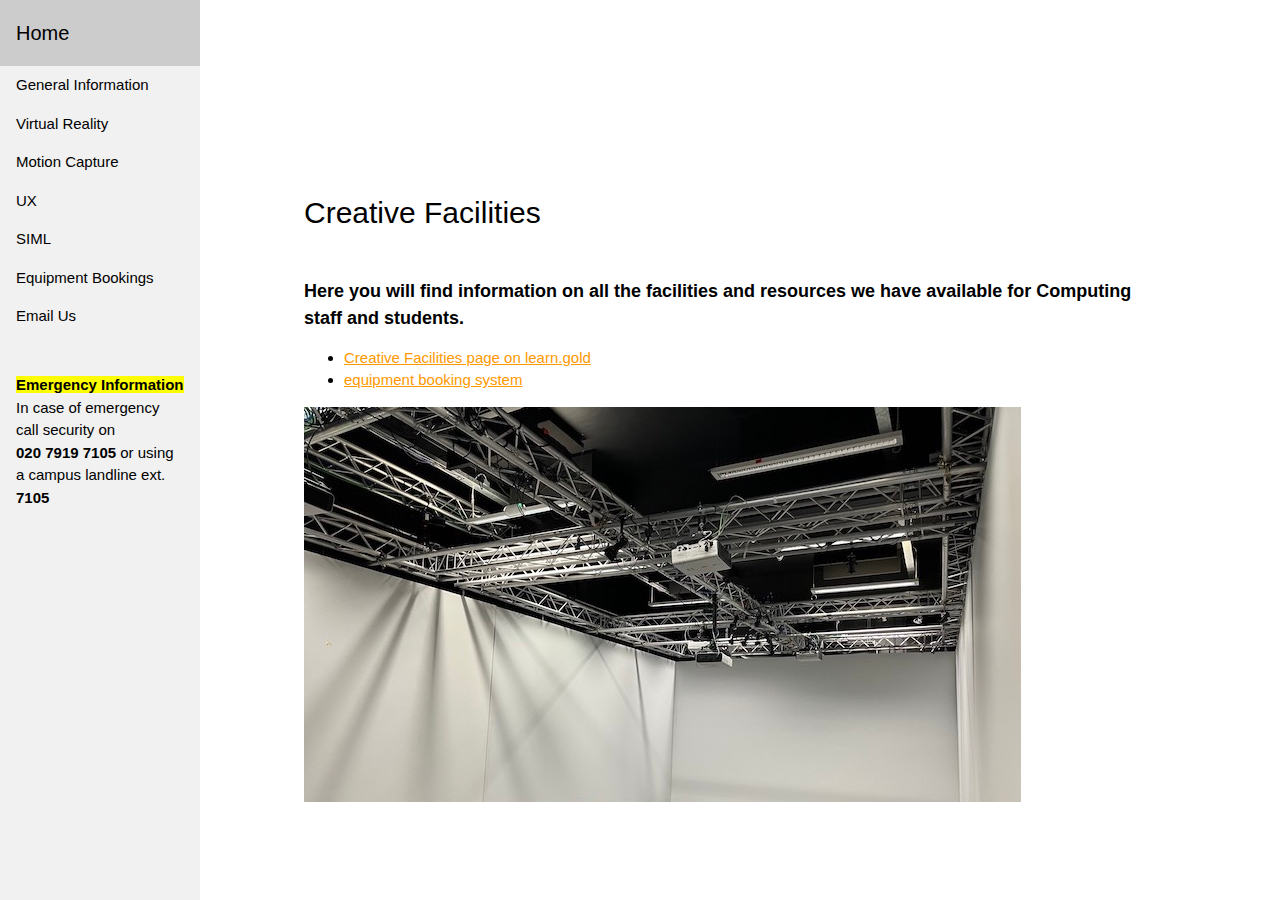
<file: public/index.html>
<html>

<head>
  <meta charset="utf-8">
  <title>Creative Facilities</title>

  <script src="https://code.jquery.com/jquery-2.2.4.min.js"
    integrity="sha256-BbhdlvQf/xTY9gja0Dq3HiwQF8LaCRTXxZKRutelT44=" crossorigin="anonymous"></script>
  <link rel="stylesheet" href="https://www.w3schools.com/w3css/4/w3.css">
  <link rel="stylesheet" href="CreativeFacilities.css">
  <link rel="stylesheet" href="https://cdnjs.cloudflare.com/ajax/libs/font-awesome/4.7.0/css/font-awesome.min.css">


  <script>
    $(function () {
      $("#topMenu").load("topMenu.html");
    });
  </script>


</head>


<body id="preview">
  <div id="topMenu"></div>

  <div class="w3-container" style="margin-left:25%">
    <div class="banner">
    </div>

    <h2>Creative Facilities</h2>
    <br>
    <h5><strong>Here you will find information on all the facilities and resources we have available for Computing staff
        and students. </strong></h5>



    <ul>


      <li><a
          href="https://learn.gold.ac.uk/course/view.php?id=6947">Creative Facilities page on learn.gold</a></li>
      <li><a
          href="http://booking.doc.gold.ac.uk">equipment booking system</a></li>
    </ul>
    </li>

    <img src="images/SIML.jpeg">
  
  </div>
  <script>
    function accordian(id) {
      var x = document.getElementById(id);
      if (x.className.indexOf("w3-show") == -1) {
        x.className += " w3-show";
      } else {
        x.className = x.className.replace(" w3-show", "");
      }
    }
  </script>
</body>

</html>
</file>
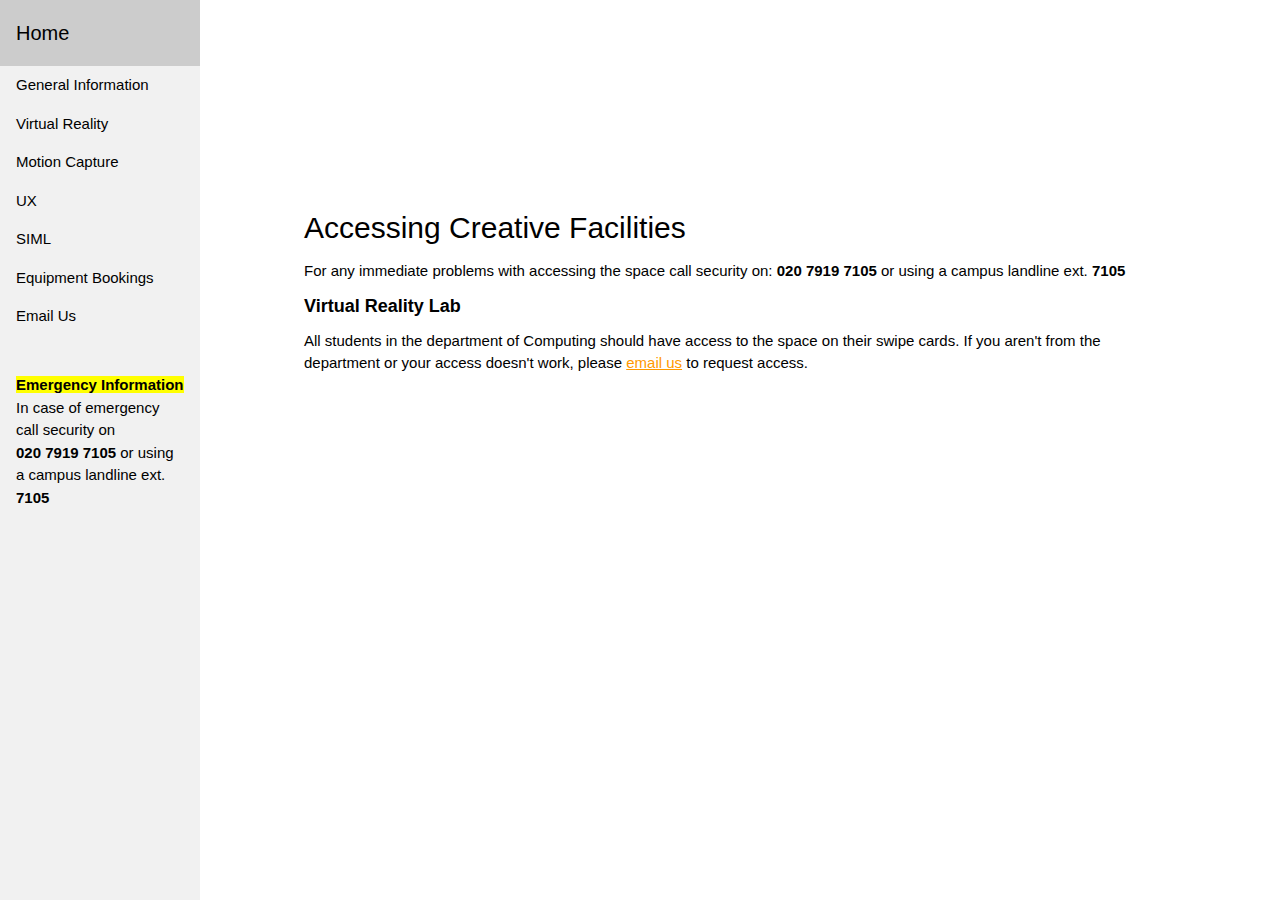
<file: Access.html>
<html>

<head>
  <meta charset="utf-8">
  <title>Accessing Creative Facilities</title>

  <script src="https://code.jquery.com/jquery-2.2.4.min.js"
    integrity="sha256-BbhdlvQf/xTY9gja0Dq3HiwQF8LaCRTXxZKRutelT44=" crossorigin="anonymous"></script>
  <link rel="stylesheet" href="https://www.w3schools.com/w3css/4/w3.css">
  <link rel="stylesheet" href="CreativeFacilities.css">
  <link rel="stylesheet" href="https://cdnjs.cloudflare.com/ajax/libs/font-awesome/4.7.0/css/font-awesome.min.css">


  <script>
    $(function () {
      $("#topMenu").load("topMenu.html");
    });
  </script>


</head>


<body id="preview">
  <div id="topMenu"></div>

  <div class="w3-container" style="margin-left:25%">
    <div class="banner">
    </div>



    <h2 class="code-line" data-line-start=0 data-line-end=1><a id="Access"></a>Accessing Creative Facilities</h2>

    <p style="display:inline">For any immediate problems with accessing the space call security on: <strong>020 7919
        7105</strong> or using a campus landline ext. <strong>7105 </strong> </p>

    <h5><strong> Virtual Reality Lab </strong></h5>
    <p style="display:inline"> All students in the department of Computing should have access to the space on their
      swipe cards. If you aren't from the department or your access doesn't work, please <a
        href="mailto:facilities@doc.gold.ac.uk">email us</a> to request access.</p>
    <br> <br>
  </div>

  <script>
    function accordian(id) {
      var x = document.getElementById(id);
      if (x.className.indexOf("w3-show") == -1) {
        x.className += " w3-show";
      } else {
        x.className = x.className.replace(" w3-show", "");
      }
    }
  </script>
</body>

</html>
</file>
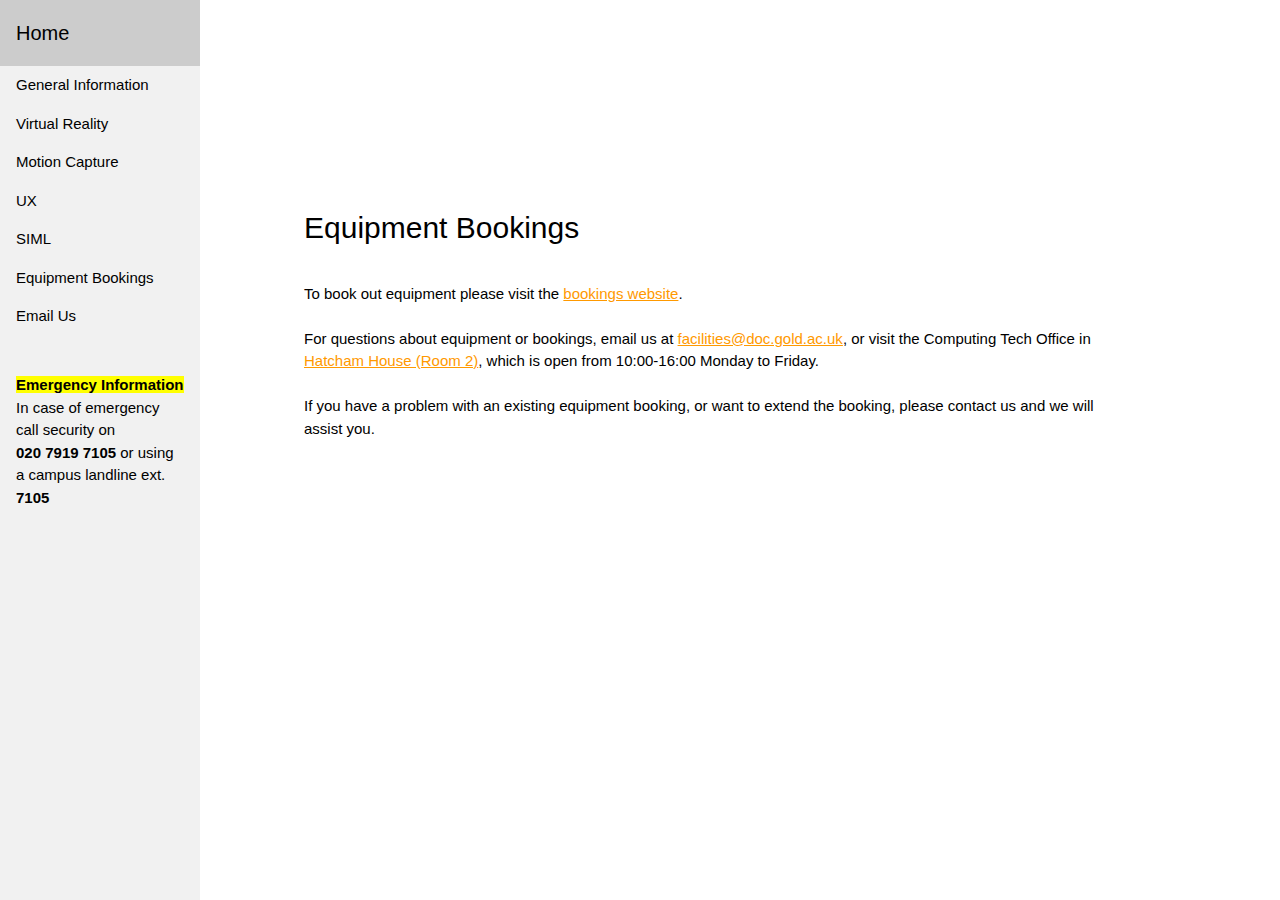
<file: Bookings.html>
<html>

<head>
  <meta charset="utf-8">
  <title>Equipment Bookings</title>

  <script src="https://code.jquery.com/jquery-2.2.4.min.js"
    integrity="sha256-BbhdlvQf/xTY9gja0Dq3HiwQF8LaCRTXxZKRutelT44=" crossorigin="anonymous"></script>
  <link rel="stylesheet" href="https://www.w3schools.com/w3css/4/w3.css">
  <link rel="stylesheet" href="CreativeFacilities.css">
  <link rel="stylesheet" href="https://cdnjs.cloudflare.com/ajax/libs/font-awesome/4.7.0/css/font-awesome.min.css">


  <script>
    $(function () {
      $("#topMenu").load("topMenu.html");
    });
  </script>


</head>


<body id="preview">
  <div id="topMenu"></div>

  <div class="w3-container" style="margin-left:25%">
    <div class="banner">
    </div>



    <h2 class="code-line" data-line-start=0 data-line-end=1><a id="Bookings"></a>Equipment Bookings</h2>
    <br>
    <p style="display:inline">To book out equipment please visit the <a href="https://booking.doc.gold.ac.uk/">bookings
        website</a>.</p>
    <br>
    <br>
    <p style="display:inline">For questions about equipment or bookings, email us at <a
        href="mailto:facilities@doc.gold.ac.uk">facilities@doc.gold.ac.uk</a>, or visit the Computing Tech Office in <a
        href="https://www.gold.ac.uk/campus-map/hatcham-house-hh/#map-view">Hatcham House (Room 2)</a>, which is open
      from 10:00-16:00 Monday to Friday.</p>
    <br>
    <br>
    <p style="display:inline">If you have a problem with an existing equipment booking, or want to extend the booking,
      please contact us and we will assist you. </p>
  </div>



  <script>
    function accordian(id) {
      var x = document.getElementById(id);
      if (x.className.indexOf("w3-show") == -1) {
        x.className += " w3-show";
      } else {
        x.className = x.className.replace(" w3-show", "");
      }
    }
  </script>
</body>

</html>
</file>
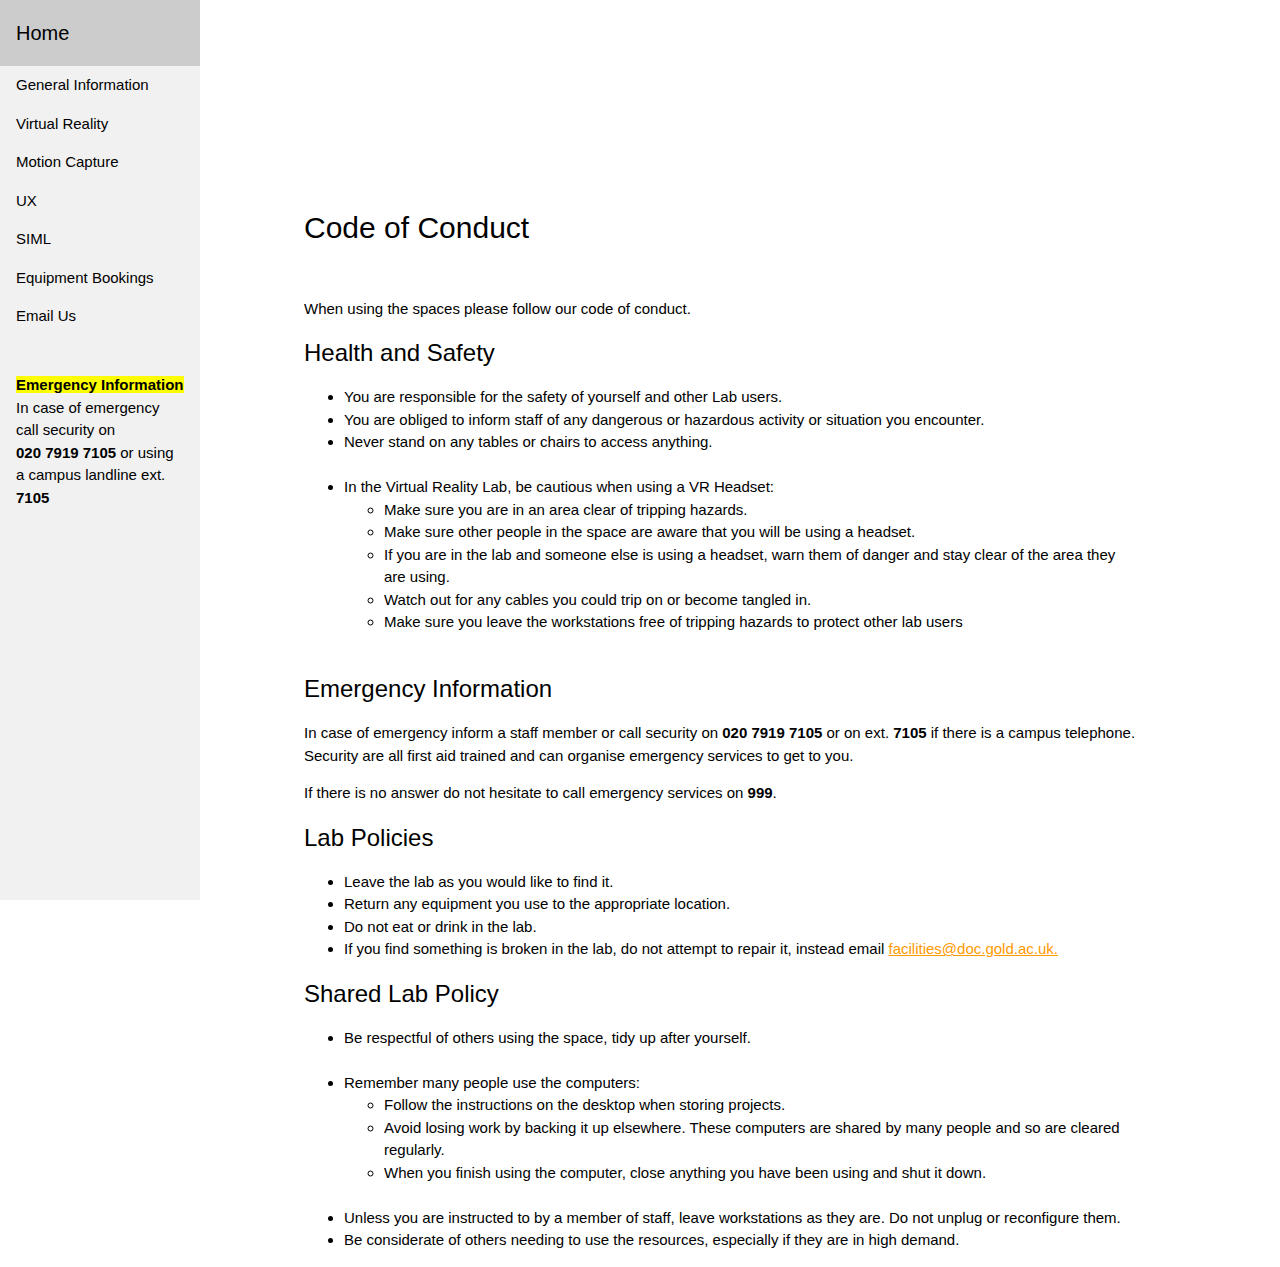
<file: CodeOfConduct.html>
<html>

<head>
  <meta charset="utf-8">
  <title>Code of Conduct</title>

  <script src="https://code.jquery.com/jquery-2.2.4.min.js"
    integrity="sha256-BbhdlvQf/xTY9gja0Dq3HiwQF8LaCRTXxZKRutelT44=" crossorigin="anonymous"></script>
  <link rel="stylesheet" href="https://www.w3schools.com/w3css/4/w3.css">
  <link rel="stylesheet" href="CreativeFacilities.css">
  <link rel="stylesheet" href="https://cdnjs.cloudflare.com/ajax/libs/font-awesome/4.7.0/css/font-awesome.min.css">


  <script>
    $(function () {
      $("#topMenu").load("topMenu.html");
    });
  </script>


</head>


<body id="preview">
  <div id="topMenu"></div>

  <div class="w3-container" style="margin-left:25%">
    <div class="banner">
    </div>

    <h2 class="code-line" data-line-start=0 data-line-end=1><a id="Code_of_conduct"></a>Code of Conduct</h2>

    <br>

    <p>When using the spaces please follow our code of conduct.</p>

    <h3 id="toc_2">Health and Safety</h3>

    <ul>
      <li> You are responsible for the safety of yourself and other Lab users.</li>
      <li> You are obliged to inform staff of any dangerous or hazardous activity or situation you encounter.</li>
      <li>Never stand on any tables or chairs to access anything.</li>
      <br>
      <li>In the Virtual Reality Lab, be cautious when using a VR Headset:</li>

      <ul>
        <li>Make sure you are in an area clear of tripping hazards.</li>
        <li>Make sure other people in the space are aware that you will be using a headset.</li>
        <li>If you are in the lab and someone else is using a headset, warn them of danger and stay clear of the area
          they are using.</li>
        <li>Watch out for any cables you could trip on or become tangled in.</li>
        <li>Make sure you leave the workstations free of tripping hazards to protect other lab users</li>

      </ul>

      <br>
    </ul>

    <h3 id="toc_3">Emergency Information</h3>

    <p>In case of emergency inform a staff member or call security on <strong>020 7919 7105</strong> or on ext.
      <strong>7105</strong> if there is a campus telephone. Security are all first aid trained and can organise
      emergency services to get to you.</p>

    <p>If there is no answer do not hesitate to call emergency services on <strong>999</strong>.</p>

    <h3 id="toc_4">Lab Policies</h3>

    <ul>
      <li>Leave the lab as you would like to find it.</li>
      <li>Return any equipment you use to the appropriate location.</li>
      <li>Do not eat or drink in the lab.</li>
      <li>If you find something is broken in the lab, do not attempt to repair it, instead email <a
          href="mailto:facilities@doc.gold.ac.uk">facilities@doc.gold.ac.uk.</a></li>

    </ul>

    <h3 id="toc_5">Shared Lab Policy</h3>

    <ul>

      <li>Be respectful of others using the space, tidy up after yourself.</li>
      <br>
      <li>Remember many people use the computers:</li>
      <ul>
        <li>Follow the instructions on the desktop when storing projects.</li>
        <li>Avoid losing work by backing it up elsewhere. These computers are shared by many people and so are cleared
          regularly.</li>
        <li>When you finish using the computer, close anything you have been using and shut it down.</li>

      </ul>
      <br>
      <li>Unless you are instructed to by a member of staff, leave workstations as they are. Do not unplug or
        reconfigure them.</li>
      <li>Be considerate of others needing to use the resources, especially if they are in high demand.</li>
    </ul>


  </div>
  <script>
    function accordian(id) {
      var x = document.getElementById(id);
      if (x.className.indexOf("w3-show") == -1) {
        x.className += " w3-show";
      } else {
        x.className = x.className.replace(" w3-show", "");
      }
    }
  </script>
</body>

</html>
</file>
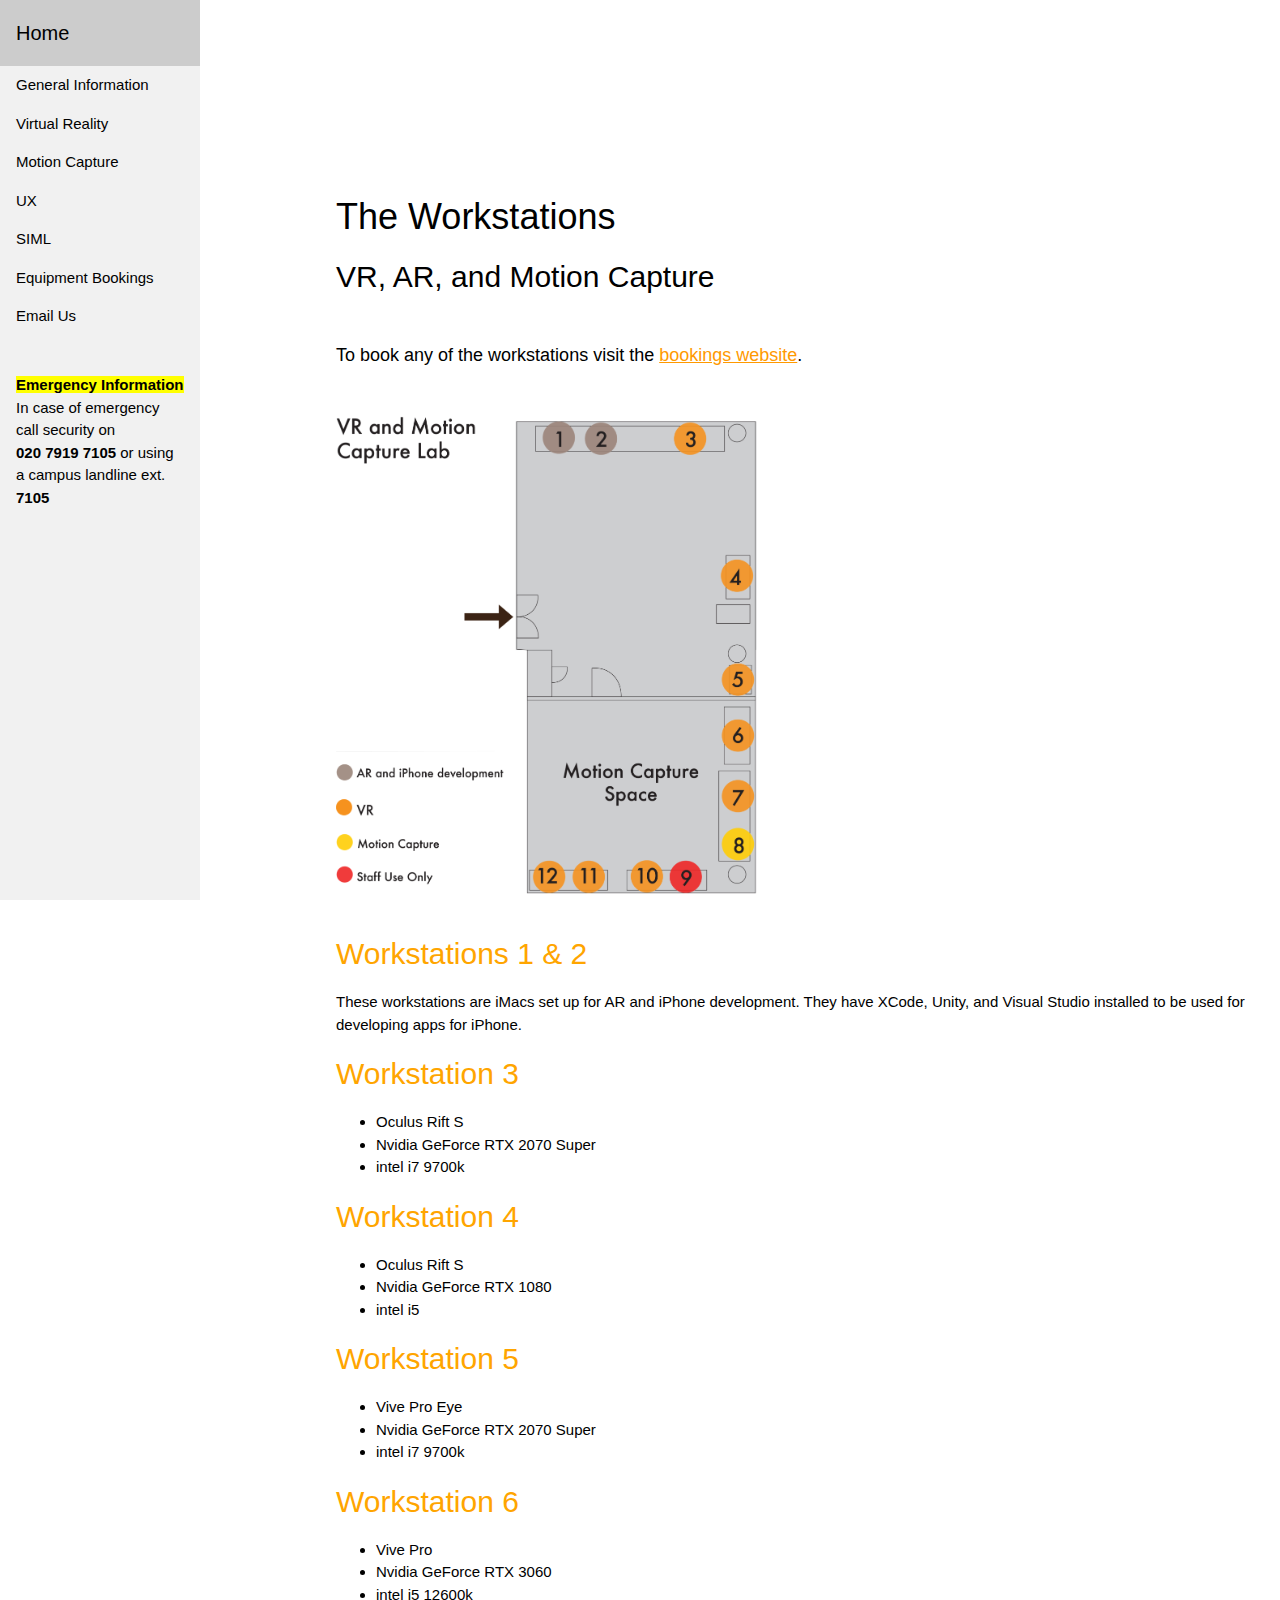
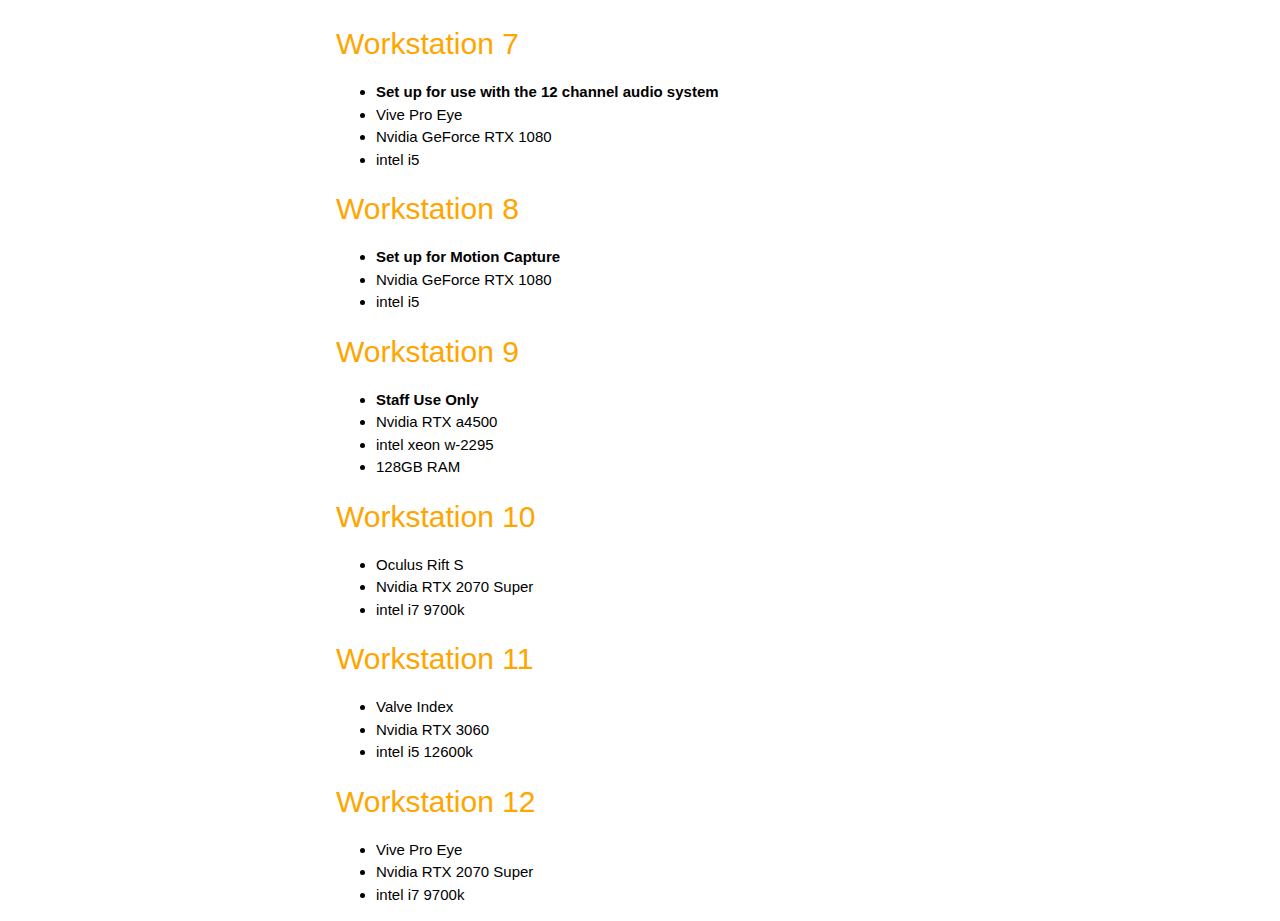
<file: GDSWorkstations.html>
<html>

<head>
  <meta charset="utf-8">
  <title>The Virtual Reality Workstations</title>

  <script src="https://code.jquery.com/jquery-2.2.4.min.js"
    integrity="sha256-BbhdlvQf/xTY9gja0Dq3HiwQF8LaCRTXxZKRutelT44=" crossorigin="anonymous"></script>
  <link rel="stylesheet" href="https://www.w3schools.com/w3css/4/w3.css">
  <link rel="stylesheet" href="CreativeFacilities.css">
  <link rel="stylesheet" href="https://cdnjs.cloudflare.com/ajax/libs/font-awesome/4.7.0/css/font-awesome.min.css">


  <script>
    $(function () {
      $("#topMenu").load("topMenu.html");
    });
  </script>

</head>

<body>

  <div id="topMenu"></div>

  <div class="w3-container" style="margin-left:25%">
    <div class="banner">
    </div>

    <h1 id="toc_0">The Workstations</h1>
    <h2 id="toc_1">VR, AR, and Motion Capture</h2>
   <br>

    
    <h5>To book any of the workstations visit the <a href="https://booking.doc.gold.ac.uk/">bookings website</a>.  </h5>
    <br>
    <p><img src="images/GDSMap.png" alt="Map of the Lab" title="Map of the Lab"></p>
    
    
    <!-- Workstation 1 -->
    <!-- Workstation 2 -->
    <h2 id="toc_2"><span style="color:orange"> Workstations 1 &amp; 2</span></h2>
    <p>These workstations are iMacs set up for AR and iPhone development. They have XCode, Unity, and Visual Studio
      installed to be used for developing apps for iPhone.</p>

    <!-- Workstation 3 -->
    <h2 id="toc_3"><span style="color:orange"> Workstation 3</span></h2>
      <ul>
        <li>Oculus Rift S</li>
        <li>Nvidia GeForce RTX 2070 Super</li>
        <li>intel i7 9700k</li>
      </ul>

    <!-- Workstation 4 -->
    <h2 id="toc_4"><span style="color:orange"> Workstation 4</span></h2>

    <ul>
      <li>Oculus Rift S</li>
      <li>Nvidia GeForce RTX 1080</li>
      <li>intel i5</li>
    </ul>
    
    <!-- Workstation 5 -->
    <h2 id="toc_5"><span style="color:orange"> Workstation 5</span></h2>

    <ul>
      <li>Vive Pro Eye</li>
      <li>Nvidia GeForce RTX 2070 Super</li>
      <li>intel i7 9700k</li>
    </ul>

    <!-- Workstation 6 -->
    <h2 id="toc_6"><span style="color:orange"> Workstation 6</span></h2>

    <ul>
      <li>Vive Pro</li>
      <li>Nvidia GeForce RTX 3060</li>
      <li>intel i5 12600k</li>
    </ul>

    <!-- Workstation 7 -->
    <h2 id="toc_7"><span style="color:orange"> Workstation 7</span></h2>

    <ul>
      <li> <strong> Set up for use with the 12 channel audio system</strong></li>
      <li>Vive Pro Eye</li>
      <li>Nvidia GeForce RTX 1080</li>
      <li>intel i5</li>
    </ul>

    <!-- Workstation 8 -->
    <h2 id="toc_8"><span style="color:orange"> Workstation 8</span></h2>

    <ul>
      <li> <strong>Set up for Motion Capture</strong> </li>
      <li>Nvidia GeForce RTX 1080</li>
      <li>intel i5</li>
    </ul>

    <!-- Workstation 9 -->
    <h2 id="toc_9"><span style="color:orange"> Workstation 9</span></h2>

    <ul>
      <li> <strong>Staff Use Only</strong> </li>
      <li>Nvidia RTX a4500</li>
      <li>intel xeon w-2295</li>
      <li>128GB RAM</li>
    </ul>

     <!-- Workstation 10 -->
    <h2 id="toc_10"><span style="color:orange"> Workstation 10</span></h2>

    <ul>
      <li>Oculus Rift S</li>
      <li>Nvidia RTX 2070 Super</li>
      <li>intel i7 9700k</li>
    </ul>

    <!-- Workstation 11 -->
    <h2 id="toc_11"><span style="color:orange"> Workstation 11</span></h2>

    <ul>
      <li>Valve Index</li>
      <li>Nvidia RTX 3060</li>
      <li>intel i5 12600k</li>
    </ul>

  <!-- Workstation 12 -->
  <h2 id="toc_10"><span style="color:orange"> Workstation 12</span></h2>

  <ul>
    <li>Vive Pro Eye</li>
    <li>Nvidia RTX 2070 Super</li>
    <li>intel i7 9700k</li>
  </ul>



</body>

</html>
</file>
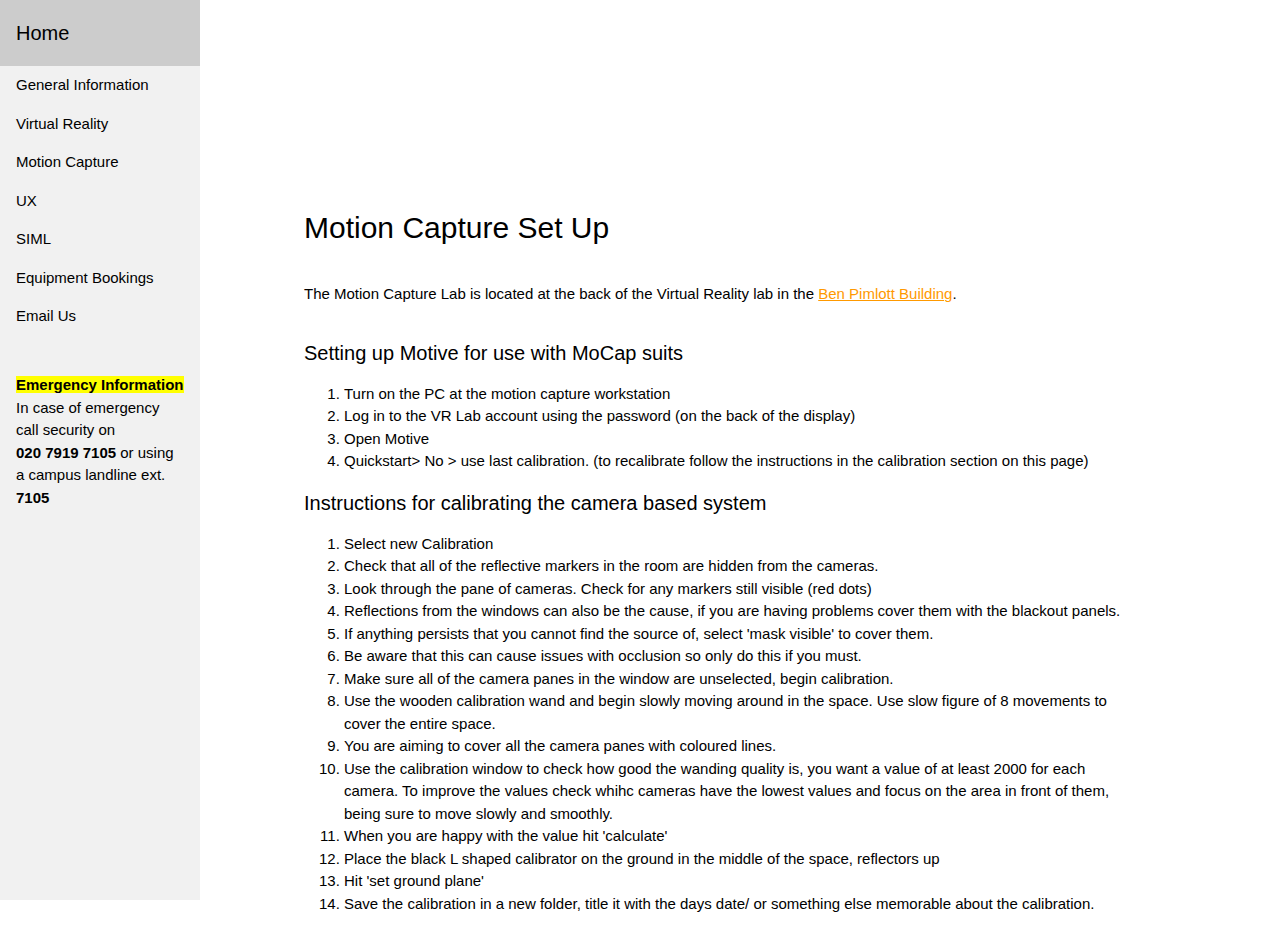
<file: MotionCaptureSetUp.html>
<html>

<head>
  <meta charset="utf-8">
  <title>Motion Capture Set Up</title>

  <script src="https://code.jquery.com/jquery-2.2.4.min.js"
    integrity="sha256-BbhdlvQf/xTY9gja0Dq3HiwQF8LaCRTXxZKRutelT44=" crossorigin="anonymous"></script>
  <link rel="stylesheet" href="https://www.w3schools.com/w3css/4/w3.css">
  <link rel="stylesheet" href="CreativeFacilities.css">
  <link rel="stylesheet" href="https://cdnjs.cloudflare.com/ajax/libs/font-awesome/4.7.0/css/font-awesome.min.css">


  <script>
    $(function () {
      $("#topMenu").load("topMenu.html");
    });
  </script>


</head>


<body id="preview">
  <div id="topMenu"></div>

  <div class="w3-container" style="margin-left:25%">
    <div class="banner">
    </div>



    <h2 class="code-line" data-line-start=0 data-line-end=1><a id="Motion Capture Set Up"></a>Motion Capture Set Up</h2>
    <br>
    <p style="display:inline">The Motion Capture Lab is located at the back of the Virtual Reality lab in the <a href="https://www.gold.ac.uk/campus-map/ben-pimlott-building-bpb/">
      Ben Pimlott Building</a>.</p>
    <br>
    <br>

    <h4>Setting up Motive for use with MoCap suits</h4>
    <ol>
      <li>Turn on the PC at the motion capture workstation</li>
      <li>Log in to the VR Lab account using the password (on the back of the display)</li>
      <li>Open Motive</li>
      <li>Quickstart> No > use last calibration. (to recalibrate follow the instructions in the calibration section on this page)</li>
    </ol>

    <h4>Instructions for calibrating the camera based system</h4>
    <ol>
      <li>Select new Calibration</li>
      <li>Check that all of the reflective markers in the room are hidden from the cameras.</li>
      <li>Look through the pane of cameras. Check for any markers still visible (red dots)</li>
      <li>Reflections from the windows can also be the cause, if you are having problems cover them with the blackout panels.</li>
      <li>If anything persists that you cannot find the source of, select 'mask visible' to cover them.</li>
      <li>Be aware that this can cause issues with occlusion so only do this if you must.</li>
      <li>Make sure all of the camera panes in the window are unselected, begin calibration.</li>
      <li>Use the wooden calibration wand and begin slowly moving around in the space. Use slow figure of 8 movements to cover the entire space. </li>
      <li>You are aiming to cover all the camera panes with coloured lines.</li>
      <li>Use the calibration window to check how good the wanding quality is, you want a value of at least 2000 for each camera. To improve the values check whihc cameras have the lowest values and focus on the area in front of them, being sure to move slowly and smoothly.</li>
      <li>When you are happy with the value hit 'calculate'</li>
      <li>Place the black L shaped calibrator on the ground in the middle of the space, reflectors up</li>
      <li>Hit 'set ground plane'</li>
      <li>Save the calibration in a new folder, title it with the days date/ or something else memorable about the calibration.</li>
    </ol>
  </div>



  <script>
    function accordian(id) {
      var x = document.getElementById(id);
      if (x.className.indexOf("w3-show") == -1) {
        x.className += " w3-show";
      } else {
        x.className = x.className.replace(" w3-show", "");
      }
    }
  </script>
</body>

</html>
</file>
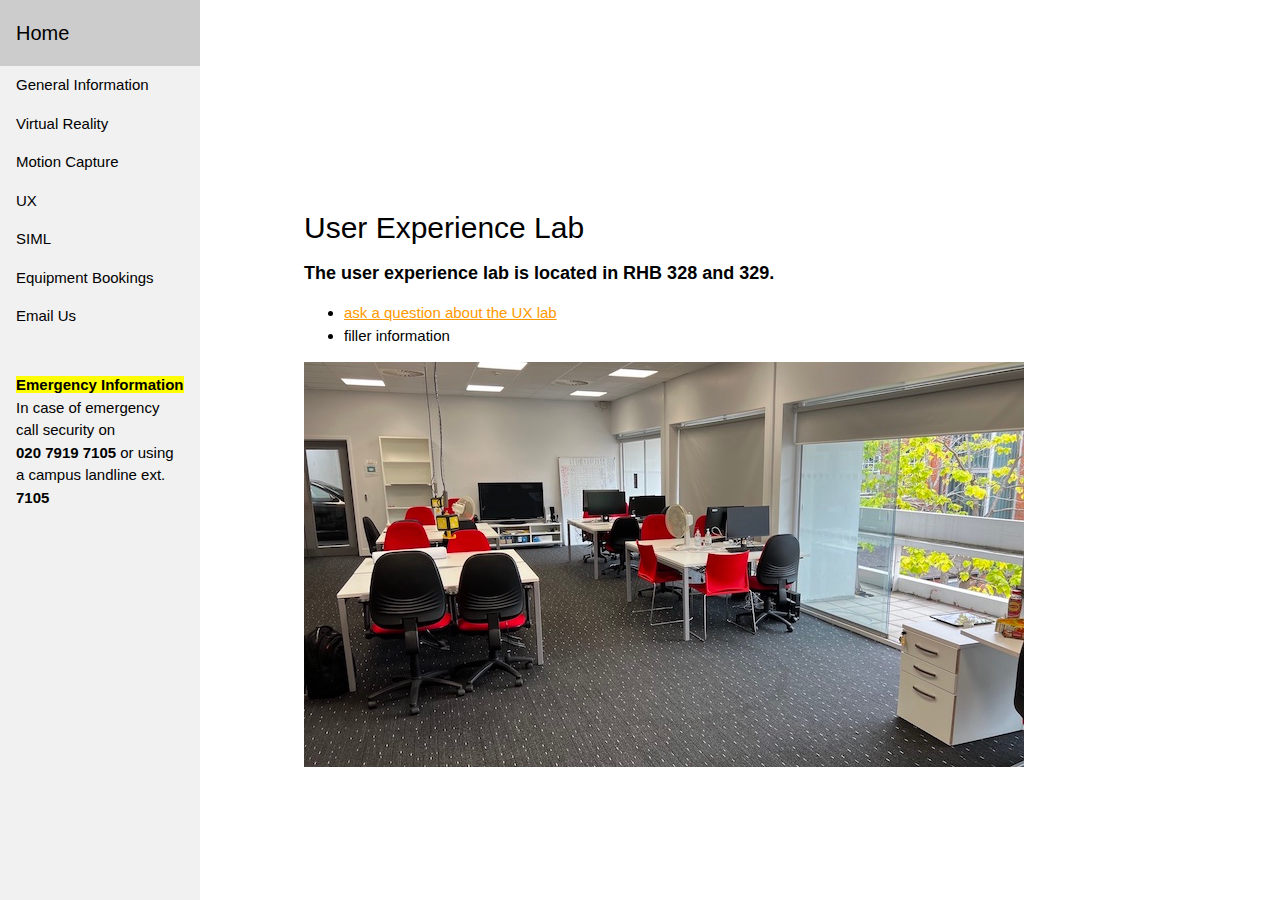
<file: UXLab.html>
<html>

<head>
  <meta charset="utf-8">
  <title>UX Lab</title>

  <script src="https://code.jquery.com/jquery-2.2.4.min.js"
    integrity="sha256-BbhdlvQf/xTY9gja0Dq3HiwQF8LaCRTXxZKRutelT44=" crossorigin="anonymous"></script>
  <link rel="stylesheet" href="https://www.w3schools.com/w3css/4/w3.css">
  <link rel="stylesheet" href="CreativeFacilities.css">
  <link rel="stylesheet" href="https://cdnjs.cloudflare.com/ajax/libs/font-awesome/4.7.0/css/font-awesome.min.css">


  <script>
    $(function () {
      $("#topMenu").load("topMenu.html");
    });
  </script>


</head>


<body id="preview">
  <div id="topMenu"></div>

  <div class="w3-container" style="margin-left:25%">
    <div class="banner">
    </div>

    <h2 class="code-line" data-line-start=0 data-line-end=1><a id="Creative_facilities"></a>User Experience Lab</h2>
    <h5><strong>The user experience lab is located in RHB 328 and 329. </strong></h5>

    <ul>
      <li class="has-line-data" data-line-start="40" data-line-end="41"><a href="mailto:facilities@doc.gold.ac.uk">ask a
          question about the UX lab</a></li>
      <li class="has-line-data" data-line-start="40" data-line-end="41"></a>filler information</li>
    </ul>
    </li>

    <img src="images/UXLab.jpg">
  </div>
  <script>
    function accordian(id) {
      var x = document.getElementById(id);
      if (x.className.indexOf("w3-show") == -1) {
        x.className += " w3-show";
      } else {
        x.className = x.className.replace(" w3-show", "");
      }
    }
  </script>
</body>

</html>
</file>
<file: public/CreativeFacilities.css>
.banner {
  width: 100%;
  height: 20%;
  left: 25%
}

#preview {
  margin-right: 10%;
}

p {
  font-family: Arial, Helvetica, sans-serif;
}

li {
  font-family: Arial, Helvetica, sans-serif;
}

h1 {
  font-family: Arial, Helvetica, sans-serif;
}

h2 {
  font-family: Arial, Helvetica, sans-serif;
}

h3 {
  font-family: Arial, Helvetica, sans-serif;
}

h4 {
  font-family: Arial, Helvetica, sans-serif;
}

a {
  color: #ff9900;
  font-family: Arial, sans-serif;
}

img {
  max-height: 500px;
  margin-left: auto;
  margin-right: auto;
}


table {
  font-family: Arial, Helvetica, sans-serif;
  border-collapse: collapse;
  width: 100%;
  max-width: 1000px;

}

table td,
table th {
  border: 1px solid #ddd;
  padding: 8px;
}

table tr:nth-child(even) {
  background-color: #f2f2f2;
}

table tr:hover {
  background-color: #ddd;
}

table th {
  padding-top: 12px;
  padding-bottom: 12px;
  text-align: left;
  background-color: #ff9900;
  color: white;
}

.code-line {
  margin-top: 3%;
}

/* Add a black background color to the top navigation */
.topnav {
  background-color: #333;
  overflow: hidden;
}

/* Style the links inside the navigation bar */
.topnav a {
  font-family: Arial, Helvetica, sans-serif;
  float: left;
  color: #f2f2f2;
  text-align: center;
  padding: 14px 16px;
  text-decoration: none;
  font-size: 17px;
}

/* Change the color of links on hover */
.topnav a:hover {
  background-color: #ddd;
  color: black;
}

/* Add a color to the active/current link */
.topnav a.active {
  background-color: #4CAF50;
  color: white;
}
</file>
<file: CreativeFacilities.css>
.banner {
  width: 100%;
  height: 20%;
  left: 25%
}

#preview {
  margin-right: 10%;
}

p {
  font-family: Arial, Helvetica, sans-serif;
}

li {
  font-family: Arial, Helvetica, sans-serif;
}

h1 {
  font-family: Arial, Helvetica, sans-serif;
}

h2 {
  font-family: Arial, Helvetica, sans-serif;
}

h3 {
  font-family: Arial, Helvetica, sans-serif;
}

h4 {
  font-family: Arial, Helvetica, sans-serif;
}

a {
  color: #ff9900;
  font-family: Arial, sans-serif;
}

img {
  max-height: 500px;
  margin-left: auto;
  margin-right: auto;
}


table {
  font-family: Arial, Helvetica, sans-serif;
  border-collapse: collapse;
  width: 100%;
  max-width: 1000px;

}

table td,
table th {
  border: 1px solid #ddd;
  padding: 8px;
}

table tr:nth-child(even) {
  background-color: #f2f2f2;
}

table tr:hover {
  background-color: #ddd;
}

table th {
  padding-top: 12px;
  padding-bottom: 12px;
  text-align: left;
  background-color: #ff9900;
  color: white;
}

.code-line {
  margin-top: 3%;
}

/* Add a black background color to the top navigation */
.topnav {
  background-color: #333;
  overflow: hidden;
}

/* Style the links inside the navigation bar */
.topnav a {
  font-family: Arial, Helvetica, sans-serif;
  float: left;
  color: #f2f2f2;
  text-align: center;
  padding: 14px 16px;
  text-decoration: none;
  font-size: 17px;
}

/* Change the color of links on hover */
.topnav a:hover {
  background-color: #ddd;
  color: black;
}

/* Add a color to the active/current link */
.topnav a.active {
  background-color: #4CAF50;
  color: white;
}
</file>
